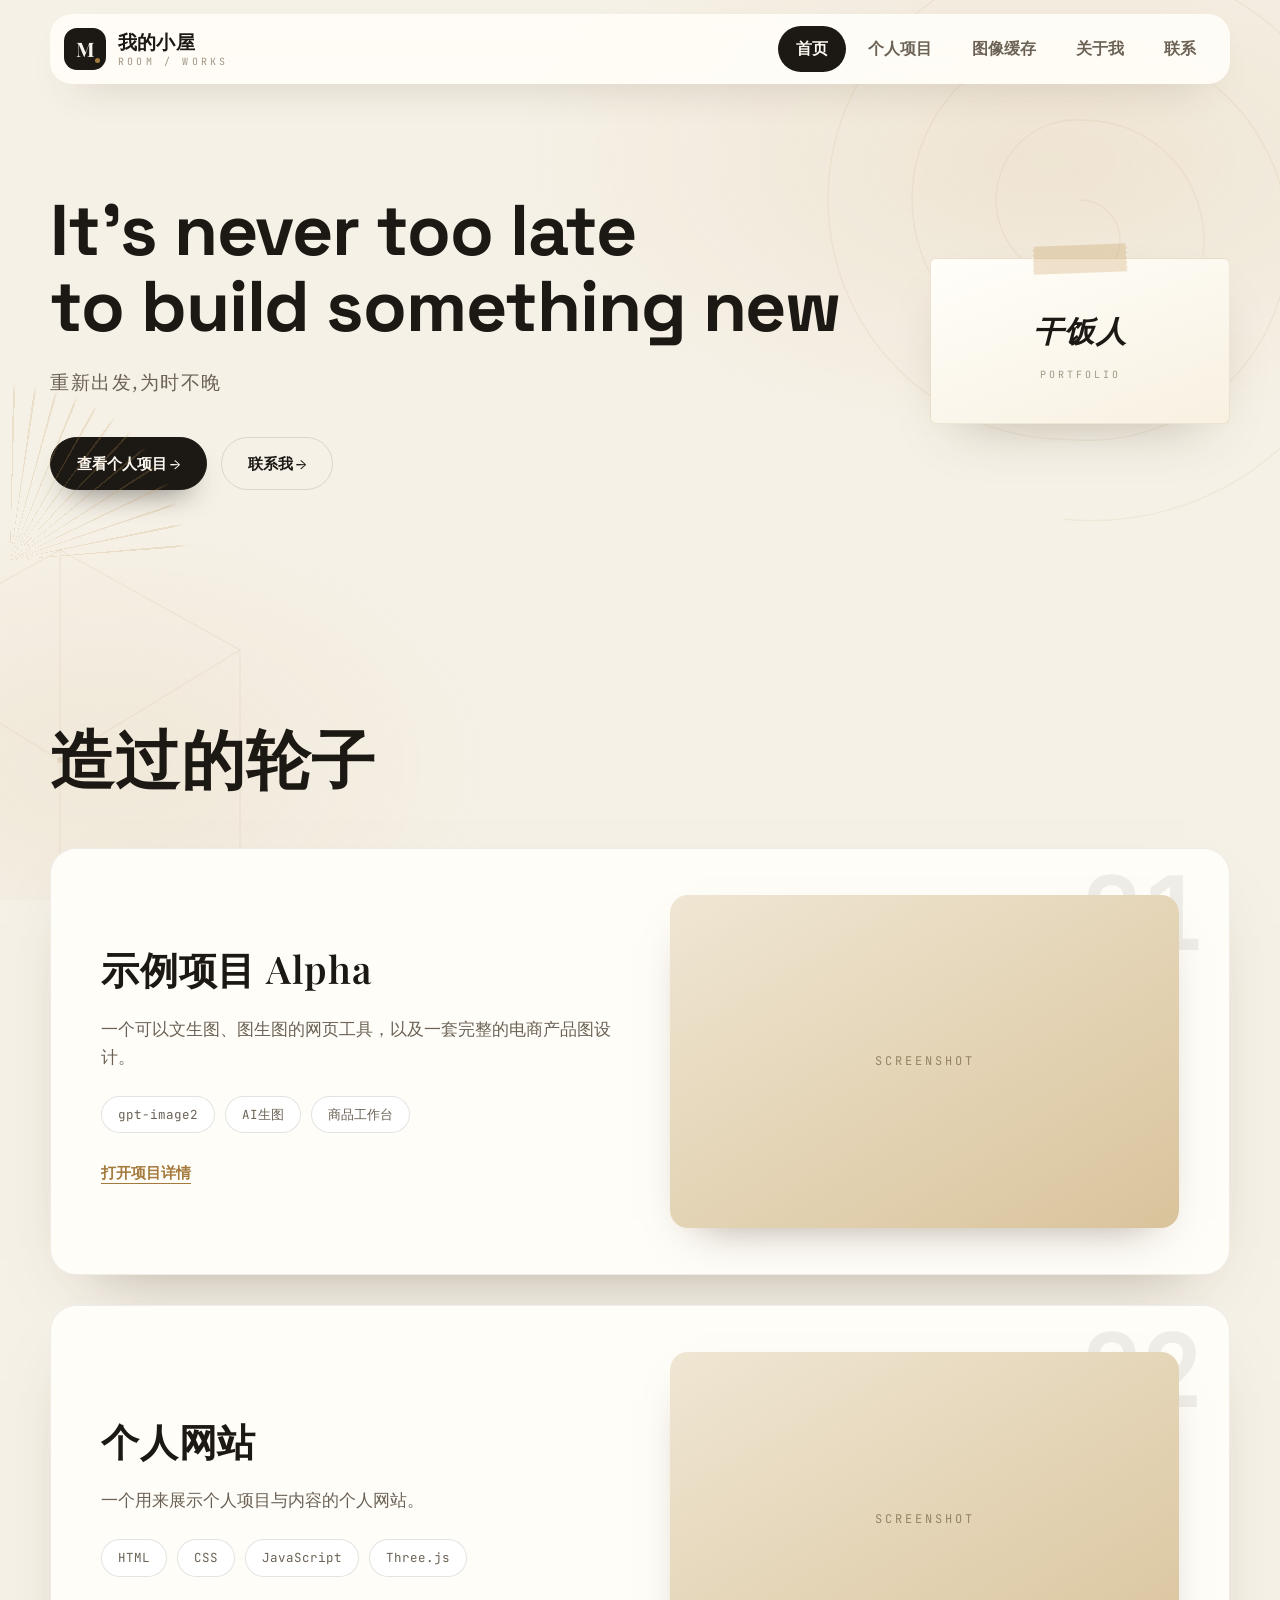
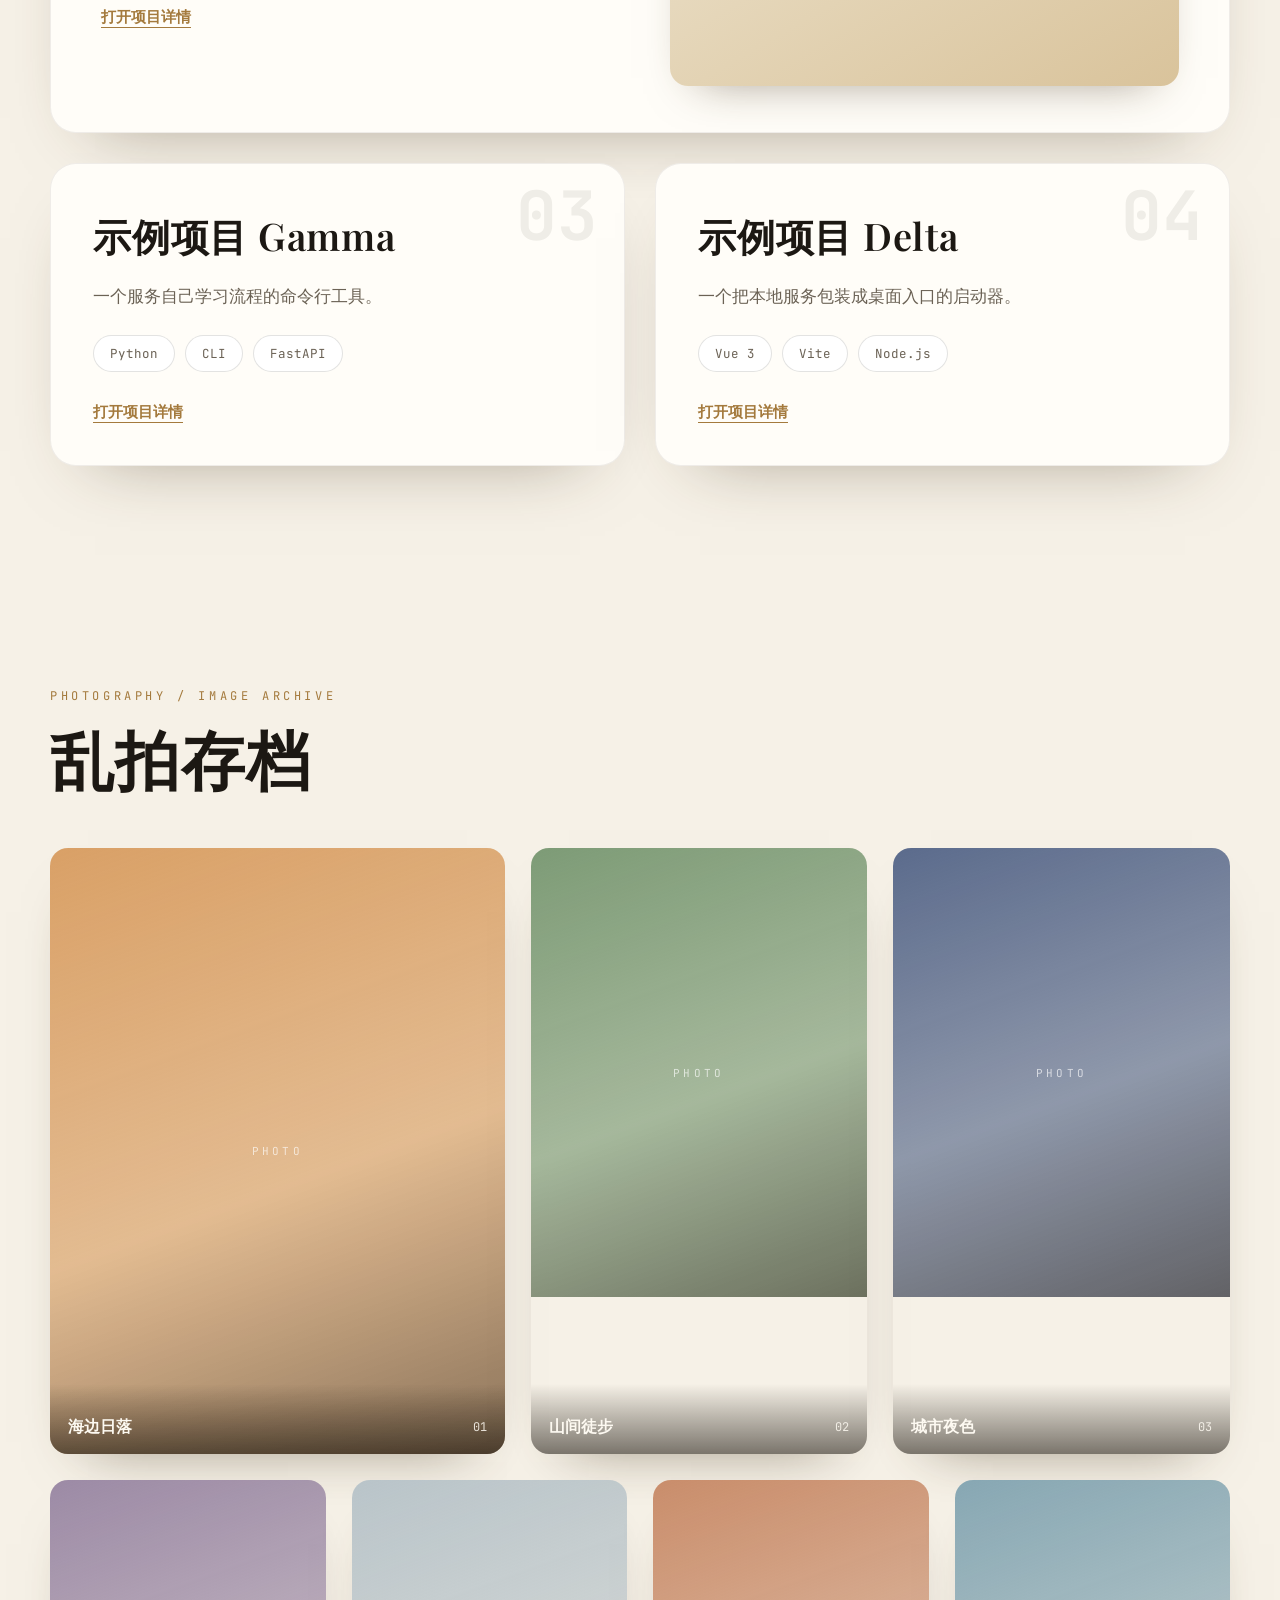
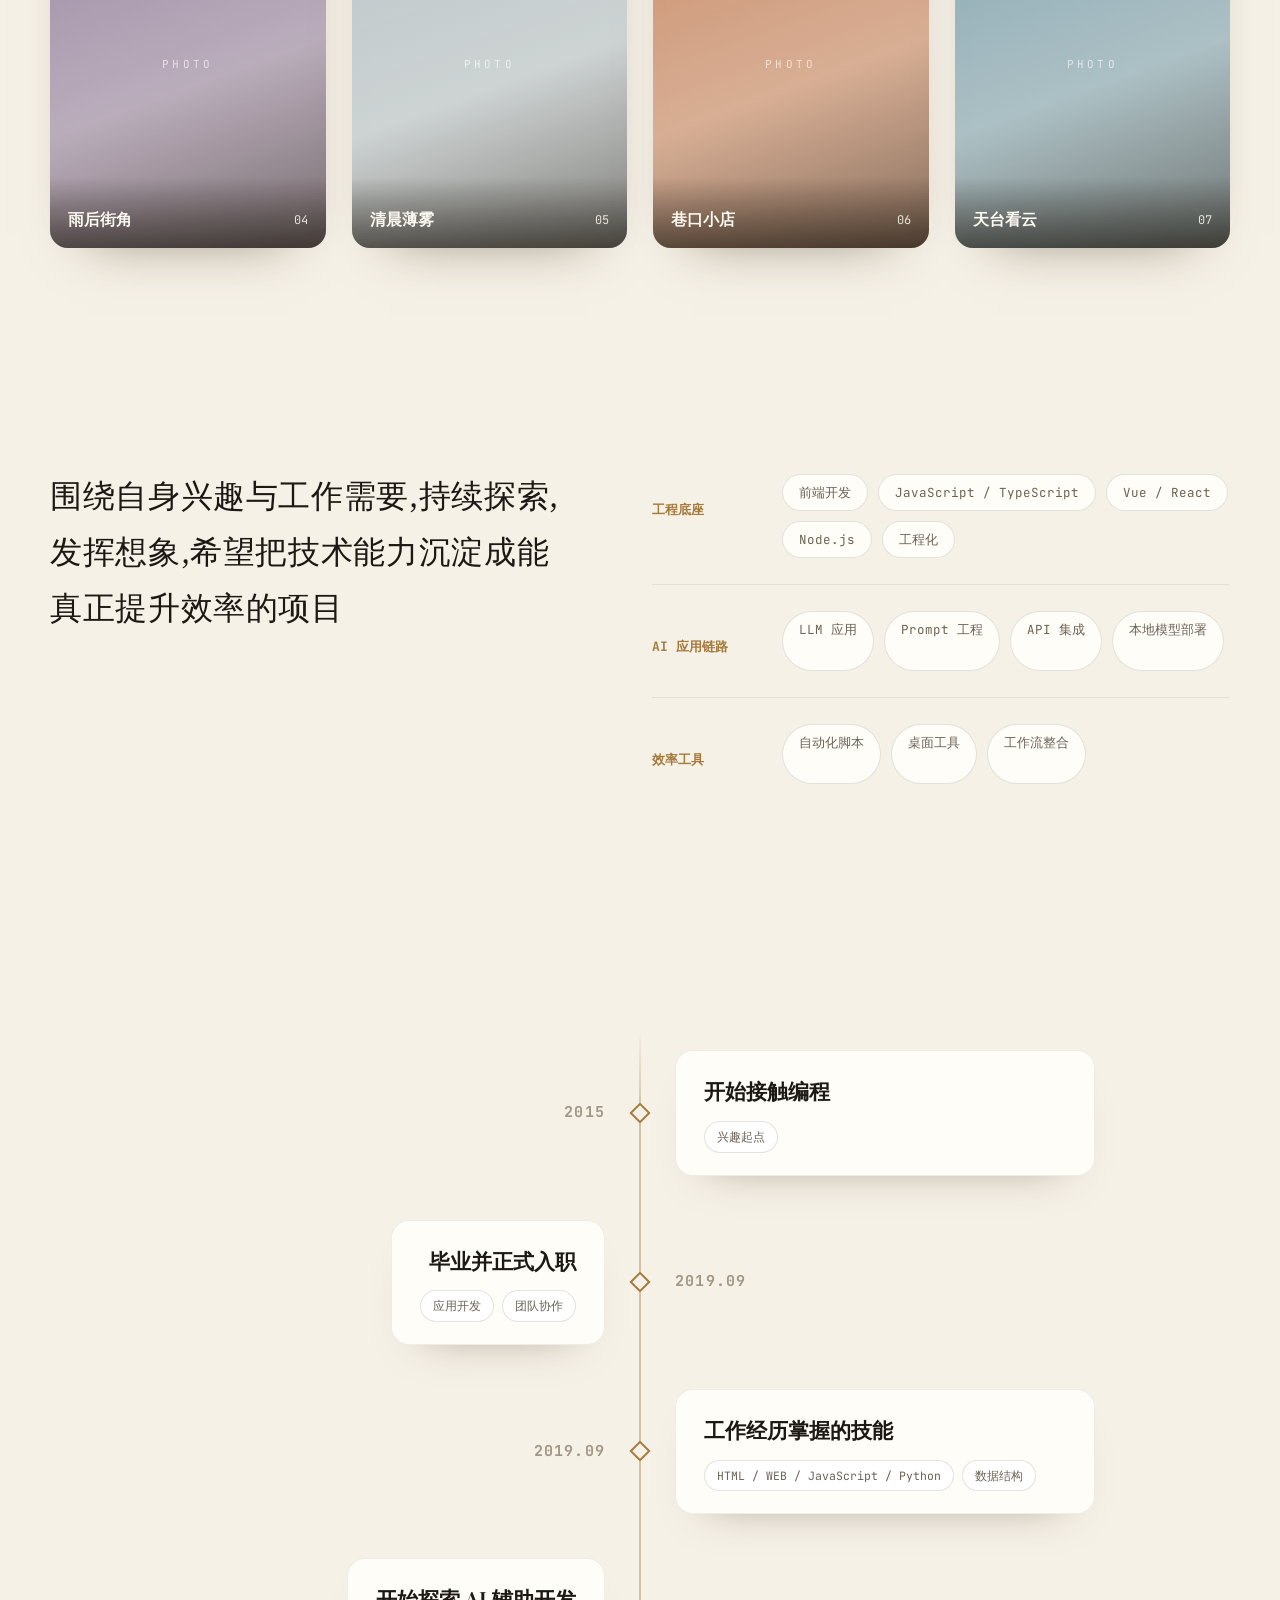
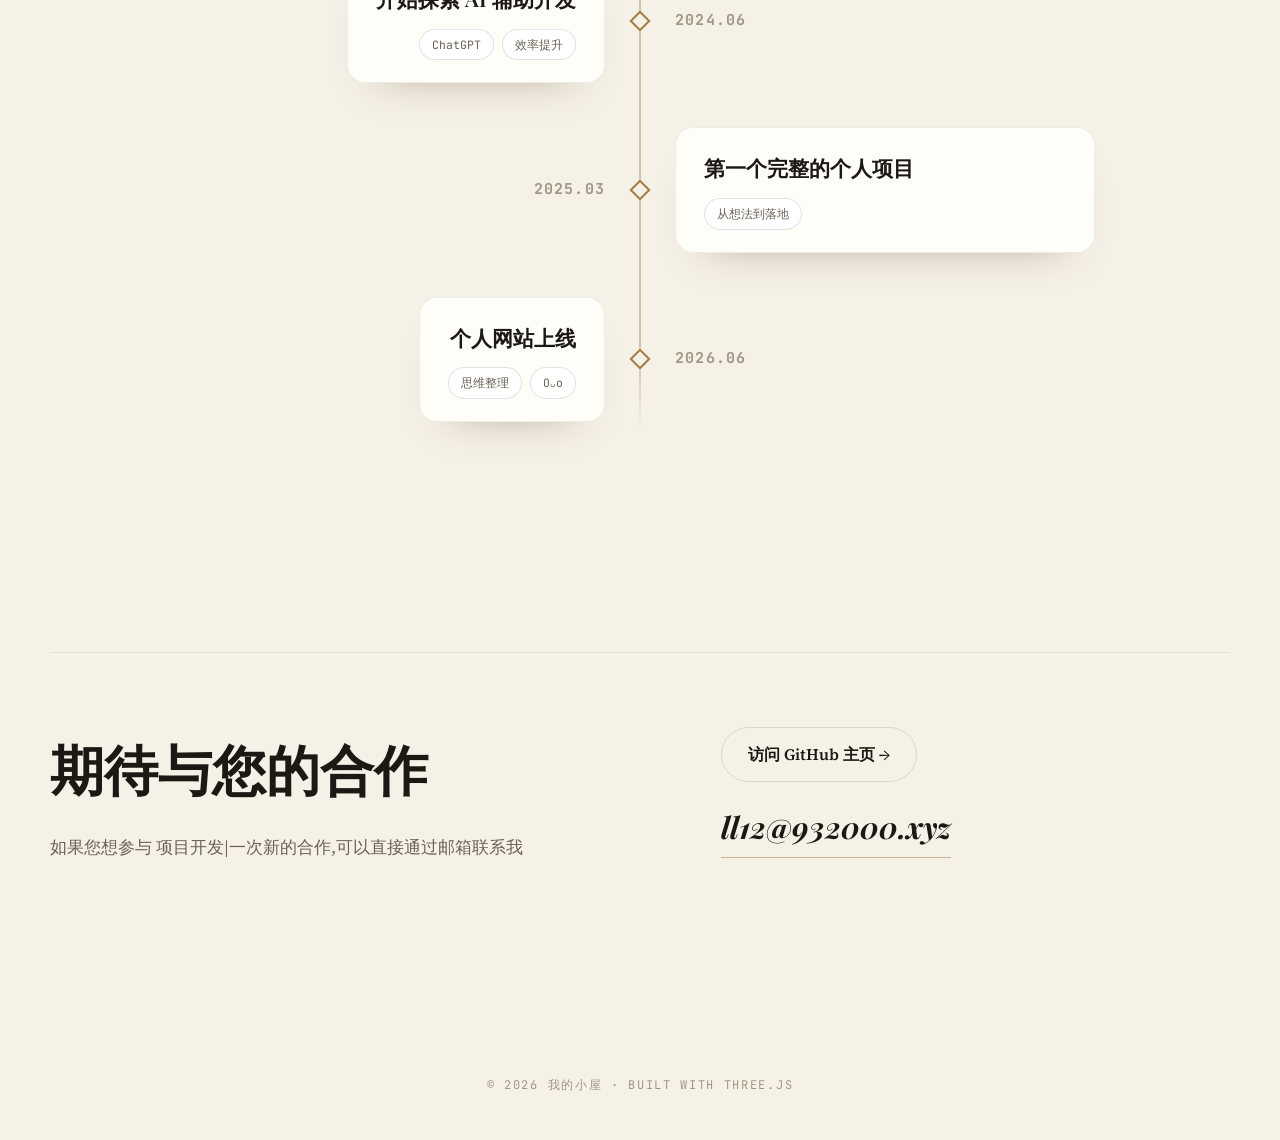
<file: site.html>
<!doctype html>
<html lang="zh-CN">
  <head>
    <meta charset="utf-8">
    <meta name="viewport" content="width=device-width, initial-scale=1">
    <meta name="description" content="个人作品集主页,展示项目、摄影与经历。">
    <title>个人作品集</title>
    <link rel="preconnect" href="https://fonts.googleapis.com">
    <link rel="preconnect" href="https://fonts.gstatic.com" crossorigin>
    <link rel="icon" href="data:,">
    <link
      rel="stylesheet"
      href="https://fonts.googleapis.com/css2?family=JetBrains+Mono:wght@500;700&family=Playfair+Display:ital,wght@0,600;0,700;1,600&family=Source+Serif+4:wght@400;600&family=Space+Grotesk:wght@500;700&display=swap"
    >
    <link rel="stylesheet" href="assets/css/site.css">
  </head>
  <body data-page="home">
    <a class="skip-link" href="#page-root">跳到主要内容</a>

    <header class="site-header" data-header>
      <a class="brand" href="#home" data-brand>
        <span class="brand-mark" aria-hidden="true"><span data-brand-initial>M</span></span>
        <span class="brand-copy">
          <span class="brand-title" data-brand-title>我的小屋</span>
          <span class="brand-kicker" data-brand-kicker>ROOM / WORKS</span>
        </span>
      </a>
      <nav class="site-nav" aria-label="主导航" data-nav></nav>
      <button class="nav-toggle" type="button" aria-label="展开导航" data-nav-toggle>
        <span></span><span></span>
      </button>
    </header>

    <main id="page-root" tabindex="-1">
      <!-- 各区块由 site.js 依据 data.js 渲染 -->
    </main>

    <footer class="site-footer" data-footer></footer>

    <div class="project-modal" data-modal hidden>
      <div class="project-modal__backdrop" data-modal-close></div>
      <div class="project-modal__panel" role="dialog" aria-modal="true" aria-label="项目详情">
        <button class="project-modal__close" type="button" aria-label="关闭" data-modal-close>×</button>
        <div class="project-modal__body" data-modal-body></div>
      </div>
    </div>

    <script src="assets/js/data.js"></script>
    <script src="assets/js/site.js"></script>
  </body>
</html>
</file>
<file: assets/css/site.css>
/* ============================================================
   个人作品集 · 主页样式
   米色纸质风 / 衬线大标题 / 胶囊导航 / 几何装饰线
   ============================================================ */

:root {
  --bg: #f6f1e7;
  --bg-soft: #faf7f0;
  --card: #fffdf8;
  --ink: #1c1813;
  --ink-soft: #6b6255;
  --ink-faint: #a19684;
  --accent: #a47a3d;
  --line: rgba(28, 24, 19, 0.12);
  --line-soft: rgba(28, 24, 19, 0.07);
  --shadow: 0 24px 60px -30px rgba(64, 48, 24, 0.35);
  --radius-lg: 26px;
  --radius-md: 18px;
  --font-display: "Playfair Display", "Source Serif 4", serif;
  --font-serif: "Source Serif 4", serif;
  --font-sans: "Space Grotesk", system-ui, sans-serif;
  --font-mono: "JetBrains Mono", monospace;
  --header-h: 78px;
}

* { box-sizing: border-box; }

html {
  scroll-behavior: smooth;
  scroll-padding-top: calc(var(--header-h) + 24px);
}

/* 在 3D 屏幕 iframe 内隐藏滚动条 */
html.in-frame { scrollbar-width: none; }
html.in-frame::-webkit-scrollbar { display: none; }

body {
  margin: 0;
  background: var(--bg);
  color: var(--ink);
  font-family: var(--font-serif);
  font-size: 16px;
  line-height: 1.7;
  -webkit-font-smoothing: antialiased;
  /* clip 而非 hidden:hidden 会把 body 变成滚动容器,破坏顶部导航的 position: sticky */
  overflow-x: hidden;
  overflow-x: clip;
}

/* ---------- 背景装饰:噪点 + 金色几何线 ---------- */
body::before {
  content: "";
  position: fixed;
  inset: 0;
  pointer-events: none;
  z-index: 0;
  background-image:
    radial-gradient(ellipse 60% 45% at 82% 18%, rgba(196, 154, 90, 0.14), transparent 70%),
    radial-gradient(ellipse 45% 40% at 8% 85%, rgba(196, 154, 90, 0.10), transparent 70%);
}

body::after {
  content: "";
  position: fixed;
  inset: 0;
  pointer-events: none;
  z-index: 0;
  opacity: 0.5;
  background-image:
    /* 右上大螺旋 */
    url("data:image/svg+xml,%3Csvg xmlns='http://www.w3.org/2000/svg' width='760' height='760' viewBox='0 0 760 760'%3E%3Cg fill='none' stroke='%23a47a3d' stroke-opacity='0.16' stroke-width='1.4'%3E%3Cpath d='M380 380 m0 -40 a40 40 0 1 1 -4 79.8 a80 80 0 1 1 8 -159.6 a120 120 0 1 1 -12 239.4 a160 160 0 1 1 16 -319.2 a200 200 0 1 1 -20 399 a240 240 0 1 1 24 -478.8 a280 280 0 1 1 -28 558.6'/%3E%3C/g%3E%3C/svg%3E"),
    /* 左下立方体线框 */
    url("data:image/svg+xml,%3Csvg xmlns='http://www.w3.org/2000/svg' width='420' height='470' viewBox='0 0 420 470'%3E%3Cg fill='none' stroke='%23a47a3d' stroke-opacity='0.15' stroke-width='1.4'%3E%3Cpath d='M210 30 L390 130 L390 340 L210 440 L30 340 L30 130 Z'/%3E%3Cpath d='M210 30 L210 240 M30 130 L210 240 L390 130 M210 240 L210 440'/%3E%3Ccircle cx='210' cy='240' r='3' fill='%23a47a3d' fill-opacity='0.3' stroke='none'/%3E%3C/g%3E%3C/svg%3E");
  background-repeat: no-repeat, no-repeat;
  background-position: right -180px top -140px, left -150px bottom -90px;
}

main, .site-header, .site-footer { position: relative; z-index: 1; }

::selection { background: rgba(164, 122, 61, 0.25); }

/* ---------- 跳转链接 ---------- */
.skip-link {
  position: fixed;
  top: -60px;
  left: 24px;
  z-index: 100;
  padding: 10px 18px;
  background: var(--ink);
  color: #fff;
  border-radius: 999px;
  font-family: var(--font-mono);
  font-size: 13px;
  text-decoration: none;
  transition: top 0.25s ease;
}
.skip-link:focus-visible { top: 16px; }

/* ---------- 顶部导航 ---------- */
.site-header {
  position: sticky;
  top: 14px;
  z-index: 50;
  display: flex;
  align-items: center;
  justify-content: space-between;
  gap: 18px;
  width: min(1180px, calc(100% - 40px));
  margin: 14px auto 0;
  padding: 12px 16px 12px 14px;
  background: rgba(255, 253, 248, 0.92);
  backdrop-filter: blur(12px);
  border-radius: 22px;
  box-shadow: 0 18px 45px -28px rgba(64, 48, 24, 0.45);
}

.brand {
  display: inline-flex;
  align-items: center;
  gap: 12px;
  text-decoration: none;
  color: inherit;
}

.brand-mark {
  display: grid;
  place-items: center;
  width: 42px;
  height: 42px;
  border-radius: 13px;
  background: var(--ink);
  color: #f7f2e9;
  font-family: var(--font-display);
  font-size: 20px;
  font-weight: 700;
  position: relative;
  overflow: hidden;
}
.brand-mark::after {
  content: "";
  position: absolute;
  right: 6px;
  bottom: 7px;
  width: 5px;
  height: 5px;
  border-radius: 50%;
  background: var(--accent);
}

.brand-copy { display: flex; flex-direction: column; line-height: 1.15; }
.brand-title {
  font-family: var(--font-display);
  font-weight: 700;
  font-size: 19px;
  letter-spacing: 0.01em;
}
.brand-kicker {
  font-family: var(--font-mono);
  font-size: 10px;
  letter-spacing: 0.32em;
  color: var(--ink-faint);
  margin-top: 3px;
}

.site-nav {
  display: flex;
  align-items: center;
  gap: 4px;
}
.site-nav a {
  padding: 10px 18px;
  border-radius: 999px;
  color: var(--ink-soft);
  font-family: var(--font-serif);
  font-size: 15.5px;
  font-weight: 600;
  text-decoration: none;
  transition: color 0.2s ease, background 0.2s ease;
  white-space: nowrap;
}
.site-nav a:hover { color: var(--ink); background: rgba(28, 24, 19, 0.06); }
.site-nav a.is-active { background: var(--ink); color: #fdf9f1; }

.nav-toggle {
  display: none;
  flex-direction: column;
  gap: 5px;
  padding: 12px 10px;
  background: none;
  border: 0;
  cursor: pointer;
}
.nav-toggle span {
  width: 22px;
  height: 2px;
  background: var(--ink);
  border-radius: 2px;
}

/* ---------- 通用区块 ---------- */
section { padding: 110px 0; }

.shell { width: min(1180px, calc(100% - 48px)); margin: 0 auto; }

.section-kicker {
  font-family: var(--font-mono);
  font-size: 12px;
  letter-spacing: 0.3em;
  text-transform: uppercase;
  color: var(--accent);
  margin: 0 0 14px;
}

.section-heading {
  margin: 0 0 54px;
  font-family: var(--font-display);
  font-weight: 600;
  font-size: clamp(40px, 6vw, 64px);
  letter-spacing: 0.02em;
  line-height: 1.15;
}

/* ---------- 滚动淡入 ---------- */
.reveal {
  opacity: 0;
  transform: translateY(34px);
  transition: opacity 0.9s cubic-bezier(0.22, 0.61, 0.36, 1), transform 0.9s cubic-bezier(0.22, 0.61, 0.36, 1);
}
.reveal.is-visible { opacity: 1; transform: none; }

@media (prefers-reduced-motion: reduce) {
  html { scroll-behavior: auto; }
  .reveal { opacity: 1; transform: none; transition: none; }
}

/* ---------- Hero ---------- */
.hero {
  padding: clamp(80px, 12vh, 150px) 0 120px;
}
.hero .shell {
  display: grid;
  grid-template-columns: minmax(0, 1.5fr) minmax(260px, 0.6fr);
  align-items: center;
  gap: 60px;
}

.hero-title {
  margin: 0 0 22px;
  font-family: var(--font-sans);
  font-weight: 700;
  font-size: clamp(40px, 5.6vw, 74px);
  line-height: 1.06;
  letter-spacing: -0.015em;
}
.hero-title span { display: block; }

.hero-subtitle {
  margin: 0 0 38px;
  font-size: 19px;
  color: var(--ink-soft);
  letter-spacing: 0.08em;
}

.hero-actions { display: flex; flex-wrap: wrap; gap: 14px; }

.button {
  display: inline-flex;
  align-items: center;
  gap: 8px;
  padding: 13px 26px;
  border-radius: 999px;
  font-family: var(--font-serif);
  font-size: 15px;
  font-weight: 600;
  text-decoration: none;
  cursor: pointer;
  transition: transform 0.2s ease, box-shadow 0.2s ease, background 0.2s ease;
}
.button:active { transform: translateY(1px); }
.button-primary {
  background: var(--ink);
  color: #fdf9f1;
  border: 1px solid var(--ink);
  box-shadow: 0 16px 30px -18px rgba(28, 24, 19, 0.8);
}
.button-primary:hover { background: #322b22; }
.button-secondary {
  background: transparent;
  color: var(--ink);
  border: 1px solid var(--line);
}
.button-secondary:hover { background: rgba(28, 24, 19, 0.05); }

/* Hero 名片 */
.hero-card {
  justify-self: end;
  position: relative;
  width: min(300px, 100%);
  padding: 46px 34px 40px;
  background: linear-gradient(160deg, #fffef9 0%, #f8f1e2 100%);
  border: 1px solid rgba(164, 122, 61, 0.18);
  border-radius: 6px;
  box-shadow: var(--shadow);
  transform: rotate(2.5deg);
}
.hero-card::before {
  content: "";
  position: absolute;
  top: -14px;
  left: 50%;
  width: 92px;
  height: 28px;
  transform: translateX(-50%) rotate(-2deg);
  background: rgba(196, 154, 90, 0.28);
  border-left: 1px dashed rgba(255, 255, 255, 0.7);
  border-right: 1px dashed rgba(255, 255, 255, 0.7);
}
.hero-card strong {
  display: block;
  text-align: center;
  font-family: var(--font-display);
  font-style: italic;
  font-weight: 600;
  font-size: 30px;
  letter-spacing: 0.04em;
}
.hero-card small {
  display: block;
  margin-top: 10px;
  text-align: center;
  font-family: var(--font-mono);
  font-size: 10px;
  letter-spacing: 0.3em;
  color: var(--ink-faint);
  text-transform: uppercase;
}

/* Hero 左下放射线装饰 */
.hero .shell { position: relative; }
.hero-rays {
  position: absolute;
  left: -40px;
  bottom: -70px;
  width: 190px;
  height: 190px;
  pointer-events: none;
  background:
    repeating-conic-gradient(from -20deg at 0% 100%, rgba(196, 154, 90, 0.35) 0deg 0.7deg, transparent 0.7deg 7deg);
  -webkit-mask-image: radial-gradient(circle at 0% 100%, #000 0 62%, transparent 66%);
  mask-image: radial-gradient(circle at 0% 100%, #000 0 62%, transparent 66%);
  opacity: 0.6;
}

/* ---------- 项目 ---------- */
.project-list { display: grid; gap: 30px; }

.project-row { display: grid; gap: 30px; }
.project-row--split { grid-template-columns: repeat(2, minmax(0, 1fr)); }

.project-card {
  position: relative;
  overflow: hidden;
  display: grid;
  grid-template-columns: minmax(0, 1fr) minmax(0, 0.95fr);
  gap: 34px;
  align-items: center;
  width: 100%;
  padding: 46px 50px;
  background: var(--card);
  border: 1px solid var(--line-soft);
  border-radius: var(--radius-lg);
  box-shadow: 0 30px 70px -45px rgba(64, 48, 24, 0.5);
  text-align: left;
  font: inherit;
  color: inherit;
  cursor: pointer;
  transition: transform 0.35s ease, box-shadow 0.35s ease;
}
.project-card:hover {
  transform: translateY(-5px);
  box-shadow: 0 42px 85px -45px rgba(64, 48, 24, 0.55);
}

.project-card--compact {
  grid-template-columns: 1fr;
  align-items: start;
  padding: 40px 42px;
}

.project-card__num {
  position: absolute;
  top: 14px;
  right: 26px;
  font-family: var(--font-mono);
  font-weight: 700;
  font-size: clamp(80px, 8vw, 128px);
  line-height: 1;
  color: rgba(28, 24, 19, 0.07);
  pointer-events: none;
}
.project-card--compact .project-card__num { font-size: 68px; top: 18px; }

.project-card__title {
  margin: 0 0 14px;
  font-family: var(--font-display);
  font-weight: 600;
  font-size: clamp(26px, 3vw, 38px);
  letter-spacing: 0.02em;
}
.project-card__desc {
  margin: 0 0 24px;
  color: var(--ink-soft);
  font-size: 16.5px;
}

.tag-list {
  display: flex;
  flex-wrap: wrap;
  gap: 10px;
  margin: 0 0 26px;
  padding: 0;
  list-style: none;
}
.tag-list li {
  padding: 7px 16px;
  background: #fff;
  border: 1px solid var(--line);
  border-radius: 999px;
  font-family: var(--font-mono);
  font-size: 12.5px;
  color: var(--ink-soft);
  white-space: nowrap;
}

.project-card__link {
  font-family: var(--font-serif);
  font-weight: 600;
  font-size: 15px;
  color: var(--accent);
  text-decoration: underline;
  text-underline-offset: 5px;
  text-decoration-thickness: 1px;
}

.project-card__media {
  position: relative;
  border-radius: var(--radius-md);
  overflow: hidden;
  aspect-ratio: 16 / 10.5;
  box-shadow: 0 20px 45px -28px rgba(64, 48, 24, 0.55);
}
.project-card__media img {
  display: block;
  width: 100%;
  height: 100%;
  object-fit: cover;
}
.project-card__media--placeholder {
  display: grid;
  place-items: center;
  background: linear-gradient(150deg, #efe6d3 0%, #e3d3b4 55%, #d9c39b 100%);
  color: rgba(88, 66, 34, 0.55);
  font-family: var(--font-mono);
  font-size: 12px;
  letter-spacing: 0.25em;
  text-transform: uppercase;
}

/* ---------- 摄影 ---------- */
.photo-grid { display: grid; gap: 26px; }
.photo-row { display: grid; gap: 26px; }
.photo-row--feature { grid-template-columns: 1.35fr 1fr 1fr; }
.photo-row--quad { grid-template-columns: repeat(4, minmax(0, 1fr)); }

.photo-figure {
  position: relative;
  margin: 0;
  border-radius: var(--radius-md);
  overflow: hidden;
  box-shadow: 0 26px 55px -38px rgba(64, 48, 24, 0.6);
}
.photo-figure button {
  display: block;
  width: 100%;
  padding: 0;
  border: 0;
  background: none;
  cursor: zoom-in;
}
.photo-figure img,
.photo-figure .photo-ph {
  display: block;
  width: 100%;
  aspect-ratio: 3 / 4;
  object-fit: cover;
  transition: transform 0.6s ease;
}
.photo-figure:hover img,
.photo-figure:hover .photo-ph { transform: scale(1.045); }

.photo-ph { position: relative; }
.photo-ph::after {
  content: "PHOTO";
  position: absolute;
  inset: 0;
  display: grid;
  place-items: center;
  font-family: var(--font-mono);
  font-size: 11px;
  letter-spacing: 0.3em;
  color: rgba(255, 255, 255, 0.65);
}

.photo-caption {
  position: absolute;
  left: 0;
  right: 0;
  bottom: 0;
  display: flex;
  align-items: center;
  justify-content: space-between;
  padding: 30px 18px 14px;
  background: linear-gradient(transparent, rgba(20, 14, 6, 0.55));
  color: #fdf9f1;
  pointer-events: none;
}
.photo-caption strong {
  font-family: var(--font-serif);
  font-weight: 600;
  font-size: 15.5px;
}
.photo-caption span {
  font-family: var(--font-mono);
  font-size: 12px;
  opacity: 0.85;
}

/* ---------- 关于我 ---------- */
.about .shell {
  display: grid;
  grid-template-columns: minmax(0, 1fr) minmax(0, 1.1fr);
  gap: clamp(40px, 6vw, 90px);
  align-items: start;
}

.about-intro {
  margin: 0;
  font-family: var(--font-serif);
  font-size: clamp(24px, 2.6vw, 32px);
  line-height: 1.75;
  letter-spacing: 0.02em;
}

.skill-groups { display: grid; }
.skill-group {
  display: grid;
  grid-template-columns: 110px minmax(0, 1fr);
  gap: 20px;
  padding: 26px 0;
  border-bottom: 1px solid var(--line-soft);
}
.skill-group:first-child { padding-top: 6px; }
.skill-group:last-child { border-bottom: 0; }

.skill-group__name {
  font-family: var(--font-mono);
  font-size: 13px;
  font-weight: 700;
  color: var(--accent);
  padding-top: 12px;
}
.skill-group .tag-list { margin: 0; }
.skill-group .tag-list li { background: var(--card); }

/* ---------- 时间轴 ---------- */
.timeline { position: relative; }
.timeline .shell { position: relative; }
.timeline-track {
  position: relative;
  display: grid;
  gap: 44px;
  padding: 20px 0 10px;
}
.timeline-track::before {
  content: "";
  position: absolute;
  top: 0;
  bottom: 0;
  left: 50%;
  width: 2px;
  transform: translateX(-50%);
  background: linear-gradient(rgba(164, 122, 61, 0), rgba(164, 122, 61, 0.4) 8%, rgba(164, 122, 61, 0.4) 92%, rgba(164, 122, 61, 0));
}

.timeline-item {
  position: relative;
  display: grid;
  grid-template-columns: 1fr 1fr;
  align-items: center;
  gap: 70px;
}
.timeline-item::before {
  content: "";
  position: absolute;
  left: 50%;
  top: 50%;
  width: 11px;
  height: 11px;
  transform: translate(-50%, -50%) rotate(45deg);
  background: var(--bg);
  border: 2px solid var(--accent);
}

.timeline-item__date {
  font-family: var(--font-mono);
  font-weight: 700;
  font-size: 15px;
  color: var(--ink-faint);
  letter-spacing: 0.08em;
}
.timeline-item:nth-child(odd) .timeline-item__date { grid-column: 1; text-align: right; }
.timeline-item:nth-child(odd) .timeline-item__card { grid-column: 2; grid-row: 1; }
.timeline-item:nth-child(even) .timeline-item__date { grid-column: 2; text-align: left; grid-row: 1; }
.timeline-item:nth-child(even) .timeline-item__card { grid-column: 1; grid-row: 1; justify-self: end; text-align: right; }

.timeline-item__card {
  max-width: 420px;
  padding: 22px 28px;
  background: var(--card);
  border: 1px solid var(--line-soft);
  border-radius: var(--radius-md);
  box-shadow: 0 22px 45px -34px rgba(64, 48, 24, 0.5);
}
.timeline-item__card h3 {
  margin: 0 0 12px;
  font-family: var(--font-display);
  font-weight: 600;
  font-size: 21px;
}
.timeline-item__card .tag-list { margin: 0; gap: 8px; }
.timeline-item:nth-child(even) .timeline-item__card .tag-list { justify-content: flex-end; }
.timeline-item__card .tag-list li { padding: 5px 12px; font-size: 11.5px; }

/* ---------- 联系 ---------- */
.contact .shell {
  display: grid;
  grid-template-columns: minmax(0, 1.2fr) minmax(0, 1fr);
  gap: 60px;
  align-items: center;
  padding-top: 70px;
  padding-bottom: 70px;
  border-top: 1px solid var(--line-soft);
}
.contact-heading {
  margin: 0 0 18px;
  font-family: var(--font-display);
  font-weight: 600;
  font-size: clamp(34px, 4.4vw, 54px);
}
.contact-text { margin: 0; color: var(--ink-soft); font-size: 17px; }

.contact-links { display: grid; gap: 20px; justify-items: start; }
.contact-links .button { font-size: 16px; }
.contact-email {
  font-family: var(--font-display);
  font-style: italic;
  font-size: clamp(22px, 2.6vw, 30px);
  color: var(--ink);
  text-decoration: none;
  border-bottom: 1px solid rgba(164, 122, 61, 0.5);
  padding-bottom: 4px;
  transition: color 0.2s ease, border-color 0.2s ease;
}
.contact-email:hover { color: var(--accent); border-color: var(--accent); }

/* ---------- 页脚 ---------- */
.site-footer {
  padding: 34px 0 44px;
  text-align: center;
  font-family: var(--font-mono);
  font-size: 12px;
  letter-spacing: 0.14em;
  color: var(--ink-faint);
}

/* ---------- 项目详情弹窗 ---------- */
.project-modal { position: fixed; inset: 0; z-index: 80; }
.project-modal[hidden] { display: none; }
.project-modal__backdrop {
  position: absolute;
  inset: 0;
  background: rgba(24, 18, 10, 0.45);
  backdrop-filter: blur(6px);
}
.project-modal__panel {
  position: absolute;
  left: 50%;
  top: 50%;
  transform: translate(-50%, -50%);
  width: min(680px, calc(100% - 40px));
  max-height: min(78vh, 720px);
  overflow: auto;
  background: var(--card);
  border-radius: var(--radius-lg);
  border: 1px solid var(--line-soft);
  box-shadow: 0 50px 120px -40px rgba(20, 14, 6, 0.6);
  padding: 46px 50px;
  animation: modal-in 0.35s cubic-bezier(0.22, 0.61, 0.36, 1);
}
@keyframes modal-in {
  from { opacity: 0; transform: translate(-50%, -46%); }
  to { opacity: 1; transform: translate(-50%, -50%); }
}
.project-modal__close {
  position: absolute;
  top: 16px;
  right: 20px;
  width: 38px;
  height: 38px;
  border: 0;
  border-radius: 50%;
  background: rgba(28, 24, 19, 0.06);
  color: var(--ink);
  font-size: 20px;
  cursor: pointer;
}
.project-modal__close:hover { background: rgba(28, 24, 19, 0.12); }
.project-modal__body h3 {
  margin: 0 0 8px;
  font-family: var(--font-display);
  font-size: 30px;
  font-weight: 600;
}
.project-modal__body .project-card__desc { margin-bottom: 18px; }
.project-modal__body p { color: var(--ink-soft); }

/* ---------- 响应式 ---------- */
@media (max-width: 960px) {
  section { padding: 80px 0; }

  .hero .shell { grid-template-columns: 1fr; gap: 44px; }
  .hero-card { justify-self: start; transform: rotate(1.5deg); }

  .project-card { grid-template-columns: 1fr; padding: 36px 30px; }
  .project-row--split { grid-template-columns: 1fr; }

  .photo-row--feature { grid-template-columns: 1fr 1fr; }
  .photo-row--feature .photo-figure:first-child { grid-column: 1 / -1; }
  .photo-row--quad { grid-template-columns: 1fr 1fr; }

  .about .shell { grid-template-columns: 1fr; }
  .skill-group { grid-template-columns: 1fr; gap: 8px; }
  .skill-group__name { padding-top: 0; }

  .timeline-track::before { left: 8px; }
  .timeline-item,
  .timeline-item:nth-child(even) { grid-template-columns: 1fr; gap: 8px; padding-left: 34px; }
  .timeline-item::before { left: 8px; }
  .timeline-item:nth-child(odd) .timeline-item__date,
  .timeline-item:nth-child(even) .timeline-item__date { grid-column: 1; grid-row: auto; text-align: left; }
  .timeline-item:nth-child(odd) .timeline-item__card,
  .timeline-item:nth-child(even) .timeline-item__card {
    grid-column: 1; grid-row: auto; justify-self: start; text-align: left; max-width: none;
  }
  .timeline-item:nth-child(even) .timeline-item__card .tag-list { justify-content: flex-start; }

  .contact .shell { grid-template-columns: 1fr; gap: 36px; }
}

@media (max-width: 720px) {
  .site-header { padding: 10px 14px; }
  .site-nav {
    position: absolute;
    top: calc(100% + 10px);
    right: 0;
    flex-direction: column;
    align-items: stretch;
    width: 220px;
    padding: 12px;
    background: rgba(255, 253, 248, 0.98);
    border-radius: 18px;
    box-shadow: var(--shadow);
    opacity: 0;
    pointer-events: none;
    transform: translateY(-8px);
    transition: opacity 0.25s ease, transform 0.25s ease;
  }
  .site-header.nav-open .site-nav { opacity: 1; pointer-events: auto; transform: none; }
  .nav-toggle { display: flex; }

  .hero-title { font-size: clamp(34px, 9.5vw, 46px); }
  .project-modal__panel { padding: 36px 26px; }
}
</file>
